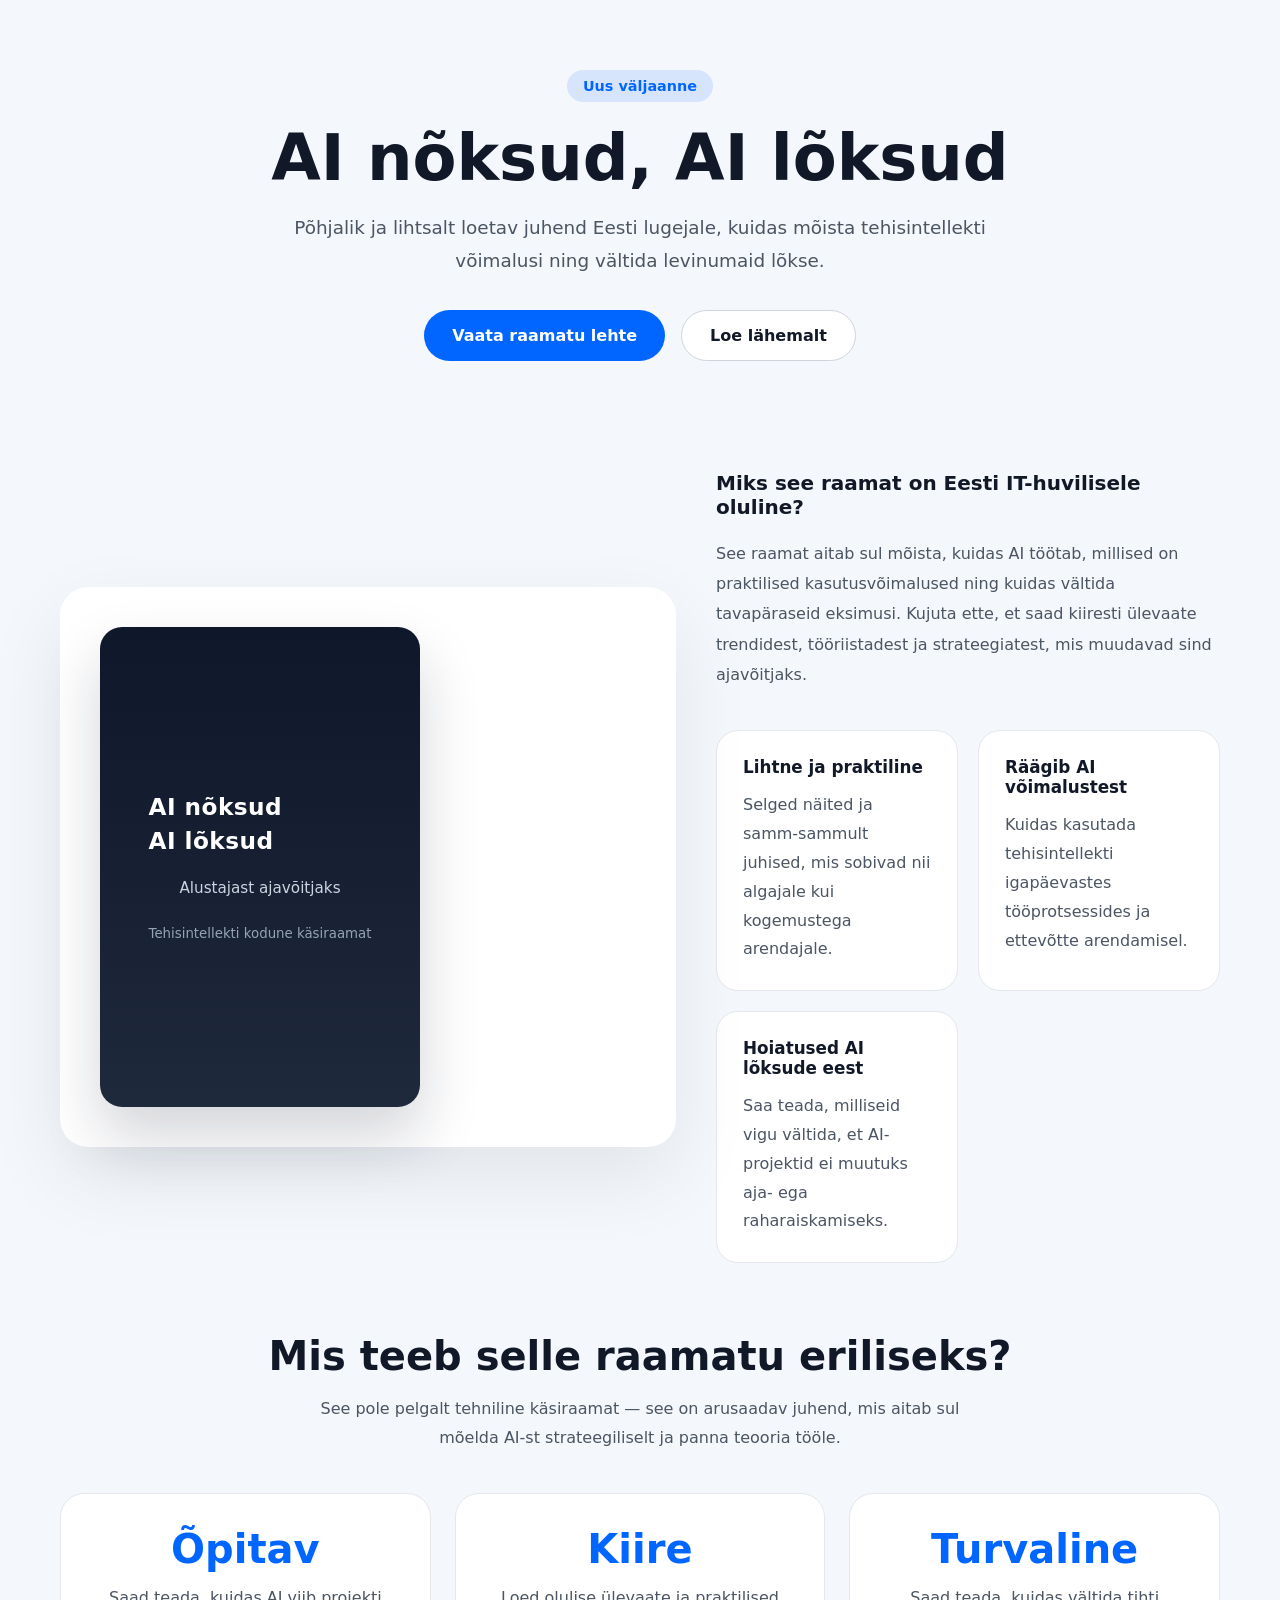
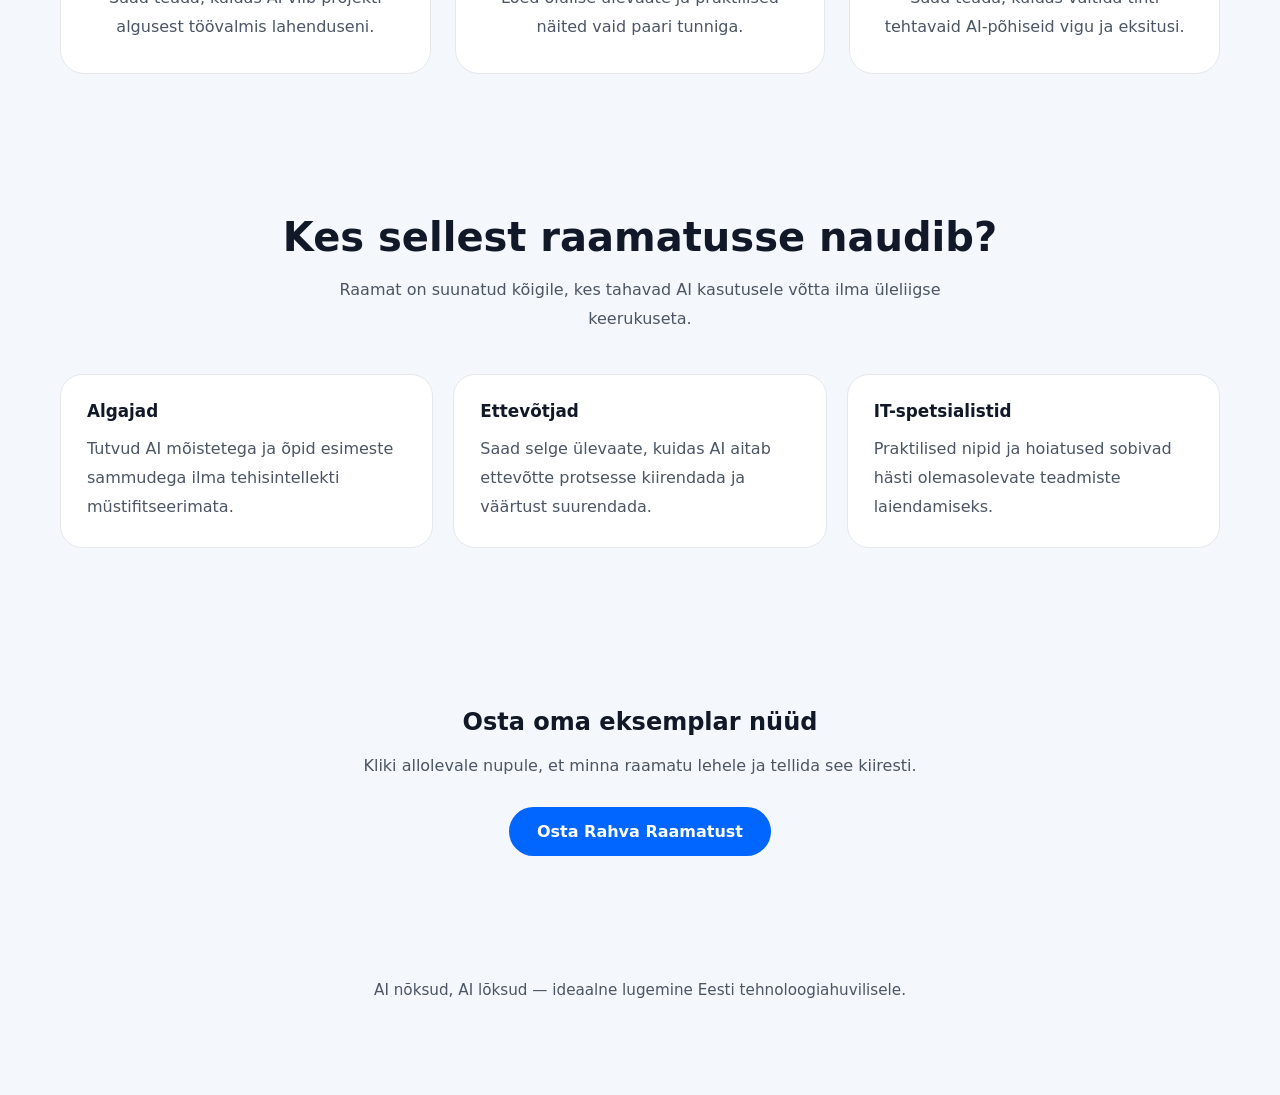
<file: book-promo.html>
<!DOCTYPE html>
<html lang="et">
<head>
    <meta charset="UTF-8">
    <meta name="viewport" content="width=device-width, initial-scale=1.0">
    <title>AI nõksud, AI lõksud — raamatu tutvustus</title>
    <style>
        :root {
            --bg: #f4f7fb;
            --card: #ffffff;
            --text: #111827;
            --muted: #4b5563;
            --accent: #0066ff;
            --accent-dark: #0047b3;
        }
        * {
            box-sizing: border-box;
        }
        body {
            margin: 0;
            font-family: Inter, system-ui, -apple-system, BlinkMacSystemFont, 'Segoe UI', sans-serif;
            background: var(--bg);
            color: var(--text);
        }
        a {
            color: inherit;
            text-decoration: none;
        }
        .page-wrapper {
            max-width: 1200px;
            margin: 0 auto;
            padding: 0 20px 60px;
        }
        header {
            padding: 70px 0 50px;
            text-align: center;
        }
        .badge {
            display: inline-flex;
            background: rgba(0, 102, 255, 0.12);
            color: var(--accent);
            padding: 8px 16px;
            border-radius: 999px;
            font-weight: 600;
            font-size: 0.9rem;
            margin-bottom: 24px;
        }
        .hero-title {
            font-size: clamp(2.75rem, 5vw, 4.5rem);
            line-height: 1.02;
            margin: 0;
        }
        .hero-subtitle {
            max-width: 700px;
            margin: 20px auto 0;
            font-size: 1.15rem;
            color: var(--muted);
            line-height: 1.8;
        }
        .hero-cta {
            margin-top: 32px;
            display: inline-flex;
            gap: 16px;
            flex-wrap: wrap;
            justify-content: center;
        }
        .btn-primary,
        .btn-secondary {
            display: inline-flex;
            align-items: center;
            justify-content: center;
            padding: 15px 28px;
            border-radius: 999px;
            font-weight: 600;
            transition: transform 0.2s ease, background 0.2s ease;
        }
        .btn-primary {
            background: var(--accent);
            color: white;
            border: none;
        }
        .btn-primary:hover {
            background: var(--accent-dark);
            transform: translateY(-2px);
        }
        .btn-secondary {
            background: white;
            color: var(--text);
            border: 1px solid #d1d5db;
        }
        .btn-secondary:hover {
            transform: translateY(-2px);
            border-color: #9ca3af;
        }
        .book-panel {
            display: grid;
            grid-template-columns: 1.1fr 0.9fr;
            gap: 40px;
            align-items: center;
            margin-top: 60px;
        }
        .book-card {
            background: var(--card);
            border-radius: 28px;
            padding: 40px;
            box-shadow: 0 30px 80px rgba(15, 23, 42, 0.08);
            position: relative;
        }
        .book-cover {
            width: 100%;
            max-width: 320px;
            aspect-ratio: 2 / 3;
            border-radius: 22px;
            background: linear-gradient(180deg, #0f172a 0%, #1e293b 100%);
            color: white;
            display: grid;
            place-items: center;
            padding: 32px;
            font-size: 1rem;
            line-height: 1.5;
            box-shadow: 0 30px 60px rgba(15, 23, 42, 0.18);
        }
        .book-cover h2 {
            margin: 0;
            font-size: 1.45rem;
            letter-spacing: 0.02em;
        }
        .book-cover p {
            margin: 18px 0 0;
            color: #cbd5e1;
            font-size: 0.95rem;
            text-align: center;
        }
        .book-cover small {
            display: block;
            margin-top: 24px;
            color: #94a3b8;
        }
        .book-info h3 {
            margin-top: 0;
            font-size: 1.25rem;
        }
        .book-info p {
            color: var(--muted);
            line-height: 1.9;
        }
        .feature-grid {
            display: grid;
            grid-template-columns: repeat(auto-fit, minmax(220px, 1fr));
            gap: 20px;
            margin-top: 40px;
        }
        .feature-card {
            background: white;
            border-radius: 22px;
            padding: 26px;
            border: 1px solid #e5e7eb;
        }
        .feature-card h4 {
            margin: 0 0 14px;
            font-size: 1.05rem;
        }
        .feature-card p {
            margin: 0;
            color: var(--muted);
            line-height: 1.8;
        }
        .section-block {
            padding: 70px 0;
        }
        .section-header {
            text-align: center;
            margin-bottom: 40px;
        }
        .section-header h2 {
            margin: 0;
            font-size: 2.5rem;
        }
        .section-header p {
            margin: 16px auto 0;
            max-width: 700px;
            color: var(--muted);
            line-height: 1.8;
        }
        .stats-grid {
            display: grid;
            gap: 24px;
            grid-template-columns: repeat(auto-fit, minmax(220px, 1fr));
        }
        .stat-card {
            background: white;
            border-radius: 24px;
            padding: 32px;
            border: 1px solid #e5e7eb;
            text-align: center;
        }
        .stat-card strong {
            display: block;
            font-size: 2.5rem;
            margin-bottom: 12px;
            color: var(--accent);
        }
        .stat-card span {
            color: var(--muted);
            display: block;
            line-height: 1.8;
        }
        .footer {
            padding: 40px 0 20px;
            text-align: center;
            color: var(--muted);
            font-size: 0.95rem;
        }
        @media (max-width: 900px) {
            .book-panel {
                grid-template-columns: 1fr;
            }
            .hero-title {
                font-size: clamp(2.3rem, 8vw, 3.6rem);
            }
        }
    </style>
</head>
<body>
    <div class="page-wrapper">
        <header>
            <span class="badge">Uus väljaanne</span>
            <h1 class="hero-title">AI nõksud, AI lõksud</h1>
            <p class="hero-subtitle">Põhjalik ja lihtsalt loetav juhend Eesti lugejale, kuidas mõista tehisintellekti võimalusi ning vältida levinumaid lõkse.</p>
            <div class="hero-cta">
                <a class="btn-primary" href="https://rahvaraamat.ee/et/raamatud/infotehnoloogia/arvutid-ja-programmeerimine/ai-noksud-ai-loksud-alustajast-ajavoitjaks/2276604" target="_blank" rel="noopener">Vaata raamatu lehte</a>
                <a class="btn-secondary" href="#info">Loe lähemalt</a>
            </div>
        </header>

        <section class="book-panel">
            <div class="book-card">
                <div class="book-cover">
                    <div>
                        <h2>AI nõksud<br>AI lõksud</h2>
                        <p>Alustajast ajavõitjaks</p>
                        <small>Tehisintellekti kodune käsiraamat</small>
                    </div>
                </div>
            </div>
            <div class="book-info">
                <h3>Miks see raamat on Eesti IT-huvilisele oluline?</h3>
                <p>See raamat aitab sul mõista, kuidas AI töötab, millised on praktilised kasutusvõimalused ning kuidas vältida tavapäraseid eksimusi. Kujuta ette, et saad kiiresti ülevaate trendidest, tööriistadest ja strateegiatest, mis muudavad sind ajavõitjaks.</p>
                <div class="feature-grid">
                    <div class="feature-card">
                        <h4>Lihtne ja praktiline</h4>
                        <p>Selged näited ja samm-sammult juhised, mis sobivad nii algajale kui kogemustega arendajale.</p>
                    </div>
                    <div class="feature-card">
                        <h4>Räägib AI võimalustest</h4>
                        <p>Kuidas kasutada tehisintellekti igapäevastes tööprotsessides ja ettevõtte arendamisel.</p>
                    </div>
                    <div class="feature-card">
                        <h4>Hoiatused AI lõksude eest</h4>
                        <p>Saa teada, milliseid vigu vältida, et AI-projektid ei muutuks aja- ega raharaiskamiseks.</p>
                    </div>
                </div>
            </div>
        </section>

        <section id="info" class="section-block">
            <div class="section-header">
                <h2>Mis teeb selle raamatu eriliseks?</h2>
                <p>See pole pelgalt tehniline käsiraamat — see on arusaadav juhend, mis aitab sul mõelda AI-st strateegiliselt ja panna teooria tööle.</p>
            </div>
            <div class="stats-grid">
                <div class="stat-card">
                    <strong>Õpitav</strong>
                    <span>Saad teada, kuidas AI viib projekti algusest töövalmis lahenduseni.</span>
                </div>
                <div class="stat-card">
                    <strong>Kiire</strong>
                    <span>Loed olulise ülevaate ja praktilised näited vaid paari tunniga.</span>
                </div>
                <div class="stat-card">
                    <strong>Turvaline</strong>
                    <span>Saad teada, kuidas vältida tihti tehtavaid AI-põhiseid vigu ja eksitusi.</span>
                </div>
            </div>
        </section>

        <section class="section-block">
            <div class="section-header">
                <h2>Kes sellest raamatusse naudib?</h2>
                <p>Raamat on suunatud kõigile, kes tahavad AI kasutusele võtta ilma üleliigse keerukuseta.</p>
            </div>
            <div class="feature-grid">
                <div class="feature-card">
                    <h4>Algajad</h4>
                    <p>Tutvud AI mõistetega ja õpid esimeste sammudega ilma tehisintellekti müstifitseerimata.</p>
                </div>
                <div class="feature-card">
                    <h4>Ettevõtjad</h4>
                    <p>Saad selge ülevaate, kuidas AI aitab ettevõtte protsesse kiirendada ja väärtust suurendada.</p>
                </div>
                <div class="feature-card">
                    <h4>IT-spetsialistid</h4>
                    <p>Praktilised nipid ja hoiatused sobivad hästi olemasolevate teadmiste laiendamiseks.</p>
                </div>
            </div>
        </section>

        <section class="section-block" style="text-align: center;">
            <h2>Osta oma eksemplar nüüd</h2>
            <p style="max-width: 700px; margin: 16px auto 32px; color: var(--muted);">Kliki allolevale nupule, et minna raamatu lehele ja tellida see kiiresti.</p>
            <a class="btn-primary" href="https://rahvaraamat.ee/et/raamatud/infotehnoloogia/arvutid-ja-programmeerimine/ai-noksud-ai-loksud-alustajast-ajavoitjaks/2276604" target="_blank" rel="noopener">Osta Rahva Raamatust</a>
        </section>

        <footer class="footer">
            <p>AI nõksud, AI lõksud — ideaalne lugemine Eesti tehnoloogiahuvilisele.</p>
        </footer>
    </div>
</body>
</html>
</file>
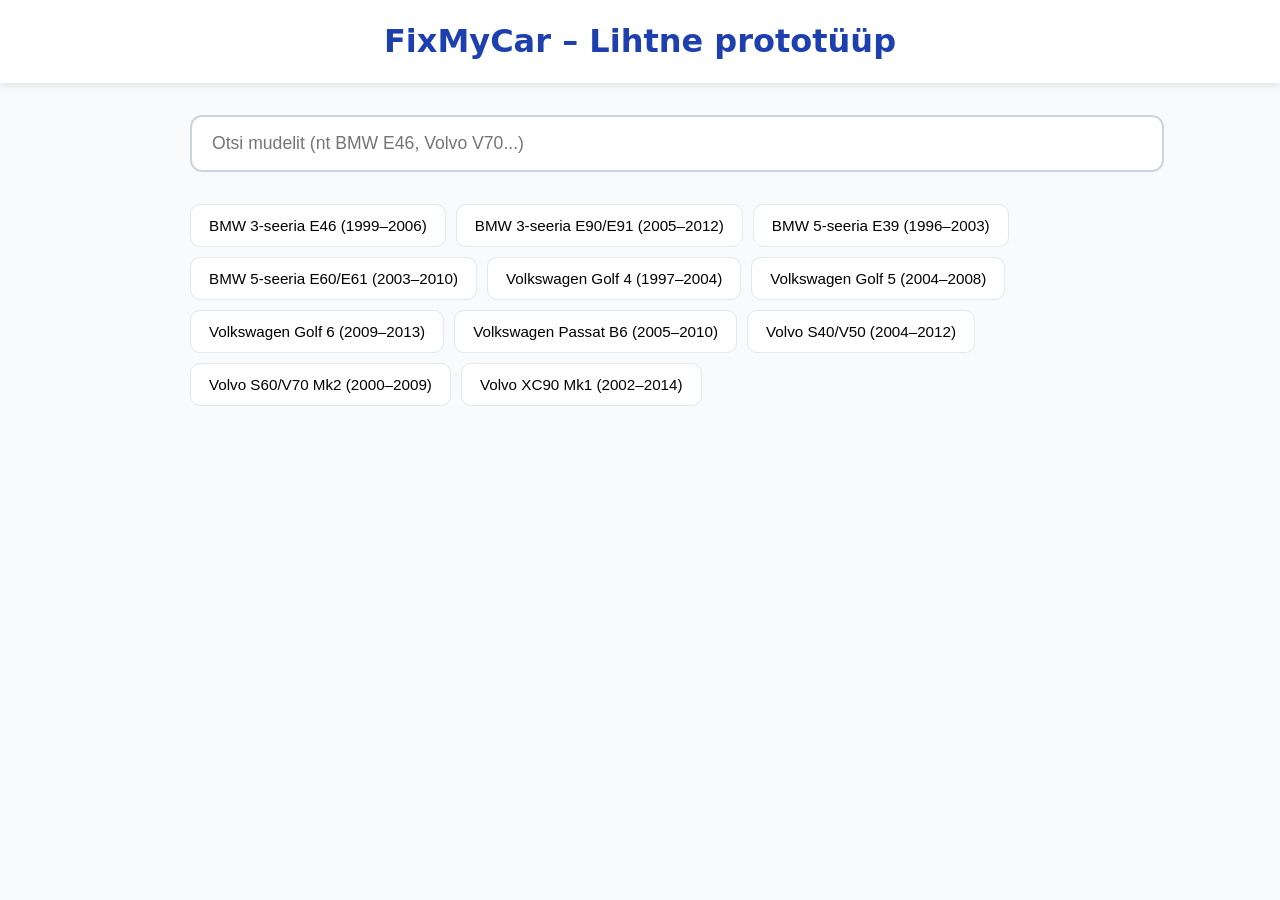
<file: fixmycar/index002.html>
<!DOCTYPE html>
<html lang="et">
<head>
<meta charset="UTF-8"/>
<meta name="viewport" content="width=device-width, initial-scale=1.0"/>
<title>FixMyCar – Lihtne prototüüp</title>
<style>
    body {
        margin: 0;
        font-family: system-ui, -apple-system, sans-serif;
        background: #f8fafc;
        color: #1e2937;
        line-height: 1.6;
    }
    header {
        background: white;
        padding: 1rem;
        box-shadow: 0 2px 8px rgba(0,0,0,0.1);
        text-align: center;
    }
    .container {
        max-width: 900px;
        margin: 2rem auto;
        padding: 0 1rem;
    }
    h1 { margin: 0; color: #1e40af; }
    
    .search-box {
        margin: 2rem 0;
        position: relative;
    }
    #carSearch {
        width: 100%;
        padding: 16px 50px 16px 20px;
        font-size: 1.1rem;
        border: 2px solid #cbd5e1;
        border-radius: 12px;
        outline: none;
        background: white;
    }
    #carSearch:focus {
        border-color: #1e40af;
        box-shadow: 0 0 0 4px rgba(30,64,175,0.15);
    }

    .clear-btn {
        position: absolute;
        right: 16px;
        top: 50%;
        transform: translateY(-50%);
        background: none;
        border: none;
        font-size: 1.6rem;
        color: #94a3b8;
        cursor: pointer;
        padding: 4px 8px;
        line-height: 1;
        display: none;
    }
    .clear-btn:hover {
        color: #475569;
    }
    .clear-btn.visible {
        display: block;
    }

    .car-list {
        display: flex;
        flex-wrap: wrap;
        gap: 10px;
        margin-bottom: 2rem;
    }
    .car-btn {
        padding: 12px 18px;
        background: white;
        border: 1px solid #e2e8f0;
        border-radius: 10px;
        cursor: pointer;
        font-size: 0.95rem;
        transition: all 0.2s;
    }
    .car-btn:hover, .car-btn.active {
        background: #1e40af;
        color: white;
        border-color: #1e40af;
    }

    #results {
        display: none;
        background: white;
        border-radius: 12px;
        box-shadow: 0 4px 20px rgba(0,0,0,0.08);
        overflow: hidden;
    }
    .results-header {
        background: #1e40af;
        color: white;
        padding: 1.5rem;
        font-size: 1.4rem;
        font-weight: 700;
    }
    .fault-list {
        padding: 1.5rem;
        display: flex;
        flex-direction: column;
        gap: 1.25rem;
    }
    .fault-card {
        background: #f8fafc;
        padding: 1.25rem;
        border-radius: 10px;
        border-left: 5px solid #64748b;
    }
    .fault-card.kallis { border-left-color: #e11d48; }
    .fault-card.kesk { border-left-color: #ca8a04; }
    .fault-card.odav { border-left-color: #10b981; }

    .cost {
        font-weight: bold;
        font-size: 0.9rem;
        padding: 4px 10px;
        border-radius: 9999px;
        display: inline-block;
        margin-top: 8px;
    }
    .odav { background: #ecfdf5; color: #10b981; }
    .kesk { background: #fefce8; color: #ca8a04; }
    .kallis { background: #fee2e2; color: #e11d48; }

    .copy-btn {
        margin-top: 10px;
        padding: 8px 14px;
        background: white;
        border: 1px solid #cbd5e1;
        border-radius: 8px;
        cursor: pointer;
        transition: all 0.2s;
    }
    .copy-btn.copied {
        background: #10b981;
        color: white;
        border-color: #10b981;
    }

    .stores {
        padding: 1.5rem;
        background: #f1f5f9;
        text-align: center;
    }
    .stores a {
        margin: 0 8px;
        color: #1e40af;
        text-decoration: none;
        font-weight: 500;
    }
</style>
</head>
<body>

<header>
    <h1>FixMyCar – Lihtne prototüüp</h1>
</header>

<div class="container">
    <div class="search-box">
        <input type="text" id="carSearch" placeholder="Otsi mudelit (nt BMW E46, Volvo V70...)">
        <button class="clear-btn" id="clearBtn">✕</button>
    </div>

    <div class="car-list" id="carList"></div>

    <div id="results">
        <div class="results-header" id="carTitle"></div>
        
        <div class="fault-list" id="faultList"></div>
        
        <div class="stores">
            <p><strong>Otsi varuosi:</strong></p>
            <a href="https://www.alvadi.ee/" target="_blank">Alvadi</a>
            <a href="https://www.aeromotors.eu/" target="_blank">Aeromotors</a>
            <a href="https://www.iparts.ee/" target="_blank">iParts</a>
            <a href="https://www.autodoc.ee/" target="_blank">Autodoc</a>
            <a href="https://www.fixus.ee/" target="_blank">Fixus</a>
        </div>
    </div>
</div>

<script>
const CARS = {
  "BMW 3-seeria E46 (1999–2006)": [{title:"Tagaosa aluspinna laagripesad murduvad läbi", desc:"Tagumine subframe kaevub rooste tõttu kerest välja — E46 kõige tuntum ohukoht.", cost:"kallis", search:"BMW E46 subframe laager"}, {title:"Jahutussüsteemi plastosad pragevad", desc:"Plastikust ekspansioonipaak ja torud lähevad katki.", cost:"kesk", search:"BMW E46 veepump termostat"}, {title:"Aknatihendusnurk lekib", desc:"Tagaklaasi tihend laseb niiskust sisse.", cost:"odav", search:"BMW E46 tagumine klaas tihend"}],
  
  "BMW 3-seeria E90/E91 (2005–2012)": [{title:"N47 diisel — ketikomplekt katki tagant", desc:"Kurikuulus N47 mootor, kett puruneb tihti. Täielik mootoririke.", cost:"kallis", search:"BMW E90 N47 timing chain"}, {title:"EGR-moodul ummistub", desc:"Mootor kaotab jõudu ja suitsetab.", cost:"odav", search:"BMW E90 EGR klapp"}],
  
  "BMW 5-seeria E39 (1996–2003)": [{title:"Veepump sureb ootamatult", desc:"Eriti plastosaga versioonidel.", cost:"kesk", search:"BMW E39 veepump"}, {title:"Tagumise vasaku nurga laager kulub", desc:"Koputus kurvis.", cost:"odav", search:"BMW E39 tagumine laager"}],
  
  "BMW 5-seeria E60/E61 (2003–2010)": [{title:"N47 diisel — ketikomplekt puruneb", desc:"Sama probleem kui E90-l.", cost:"kallis", search:"BMW E60 N47 timing chain"}, {title:"Elektroniline vedrustus (EDC) tõrked", desc:"Auto vajub.", cost:"kallis", search:"BMW E60 EDC vedrustus"}],
  
  "Volkswagen Golf 4 (1997–2004)": [{title:"1.9 TDI PD klapikaane tihend lekib", desc:"Kõrgema läbisõiduga autod.", cost:"odav", search:"VW Golf 4 PD klapikaane tihend"}, {title:"Elektriakna käitis keeldub", desc:"Hammasratas puruneb.", cost:"odav", search:"VW Golf 4 aknamasin"}],
  
  "Volkswagen Golf 5 (2004–2008)": [{title:"DSG6 mechatronic ebaõnnestub", desc:"Kõige sagedasem rike.", cost:"kallis", search:"VW Golf 5 DSG mechatronic"}, {title:"1.9 TDI PD klapikaane tihend", desc:"Õlileke.", cost:"odav", search:"VW Golf 5 PD tihend"}],
  
  "Volkswagen Golf 6 (2009–2013)": [{title:"DSG7 DQ200 tõmbleb ja vibreerib", desc:"Linnasõidus kiire kulumine.", cost:"kallis", search:"VW Golf 6 DSG7 sidur"}, {title:"1.2 TSI ketikomplekt kulub", desc:"Ennetav vahetus soovitatav.", cost:"kesk", search:"VW Golf 6 1.2 TSI ketikomplekt"}],
  
  "Volkswagen Passat B6 (2005–2010)": [{title:"DSG mechatronic — kõige levinum rike", desc:"Auto tõmbab ja ei vaheta käike.", cost:"kallis", search:"VW Passat B6 DSG mechatronic"}],
  
  "Volvo S40/V50 (2004–2012)": [{title:"1.6D kõrgsurvepump ebaõnnestub", desc:"Auto läheb limp-modei.", cost:"kallis", search:"Volvo V50 1.6D kütusepump"}, {title:"Esisilla tugivarras kulub", desc:"Koputab madalal kiirusel.", cost:"odav", search:"Volvo V50 lower arm"}],
  
  "Volvo S60/V70 Mk2 (2000–2009)": [{title:"AW55 automaatkast libiseb", desc:"Külmalt eriti.", cost:"kallis", search:"Volvo V70 AW55 automaatkast"}, {title:"ETM-moodul sureb", desc:"Mootor võib sõidu ajal seiskuda.", cost:"kesk", search:"Volvo V70 ETM"}],
  
  "Volvo XC90 Mk1 (2002–2014)": [{title:"AW55 automaatkast libiseb", desc:"Sama probleem kui V70-l.", cost:"kallis", search:"Volvo XC90 AW55"}, {title:"Transfer case mootor kulub", desc:"4WD ei lülitu sisse.", cost:"kallis", search:"Volvo XC90 transfer case"}]
};

const carSearch = document.getElementById('carSearch');
const clearBtn = document.getElementById('clearBtn');
const results = document.getElementById('results');
const carTitle = document.getElementById('carTitle');
const faultList = document.getElementById('faultList');
const carListEl = document.getElementById('carList');

// Autode nimekiri
Object.keys(CARS).forEach(model => {
    const btn = document.createElement('button');
    btn.className = 'car-btn';
    btn.textContent = model;
    btn.onclick = () => {
        document.querySelectorAll('.car-btn').forEach(b => b.classList.remove('active'));
        btn.classList.add('active');
        showCar(model);
    };
    carListEl.appendChild(btn);
});

function showCar(name) {
    if (!CARS[name]) return;
    
    carTitle.textContent = name;
    faultList.innerHTML = '';
    
    CARS[name].forEach(fault => {
        const div = document.createElement('div');
        div.className = `fault-card ${fault.cost}`;
        div.innerHTML = `
            <strong>${fault.title}</strong>
            <p>${fault.desc}</p>
            <div class="cost ${fault.cost}">${fault.cost.toUpperCase()}</div>
            <button class="copy-btn" data-text="${fault.search}">📋 Kopeeri otsingufraas</button>
        `;
        faultList.appendChild(div);
    });
    
    results.style.display = 'block';
    results.scrollIntoView({ behavior: "smooth" });
}

// Kopeerimine
document.addEventListener('click', function(e) {
    if (e.target.classList.contains('copy-btn')) {
        const btn = e.target;
        const text = btn.getAttribute('data-text');
        
        navigator.clipboard.writeText(text).then(() => {
            const originalText = btn.textContent;
            btn.textContent = '✅ Kopeeritud!';
            btn.classList.add('copied');
            
            setTimeout(() => {
                btn.textContent = originalText;
                btn.classList.remove('copied');
            }, 2000);
        });
    }
});

// Otsing + X nupp
carSearch.addEventListener('input', () => {
    const term = carSearch.value.trim();
    if (term.length > 0) {
        clearBtn.classList.add('visible');
    } else {
        clearBtn.classList.remove('visible');
        resetToStart();
    }
    
    const found = Object.keys(CARS).find(key => 
        key.toLowerCase().includes(term.toLowerCase())
    );
    
    if (found) showCar(found);
});

clearBtn.addEventListener('click', () => {
    carSearch.value = '';
    clearBtn.classList.remove('visible');
    resetToStart();
    carSearch.focus();
});

function resetToStart() {
    results.style.display = 'none';
    document.querySelectorAll('.car-btn').forEach(b => b.classList.remove('active'));
}
</script>

</body>
</html>
</file>
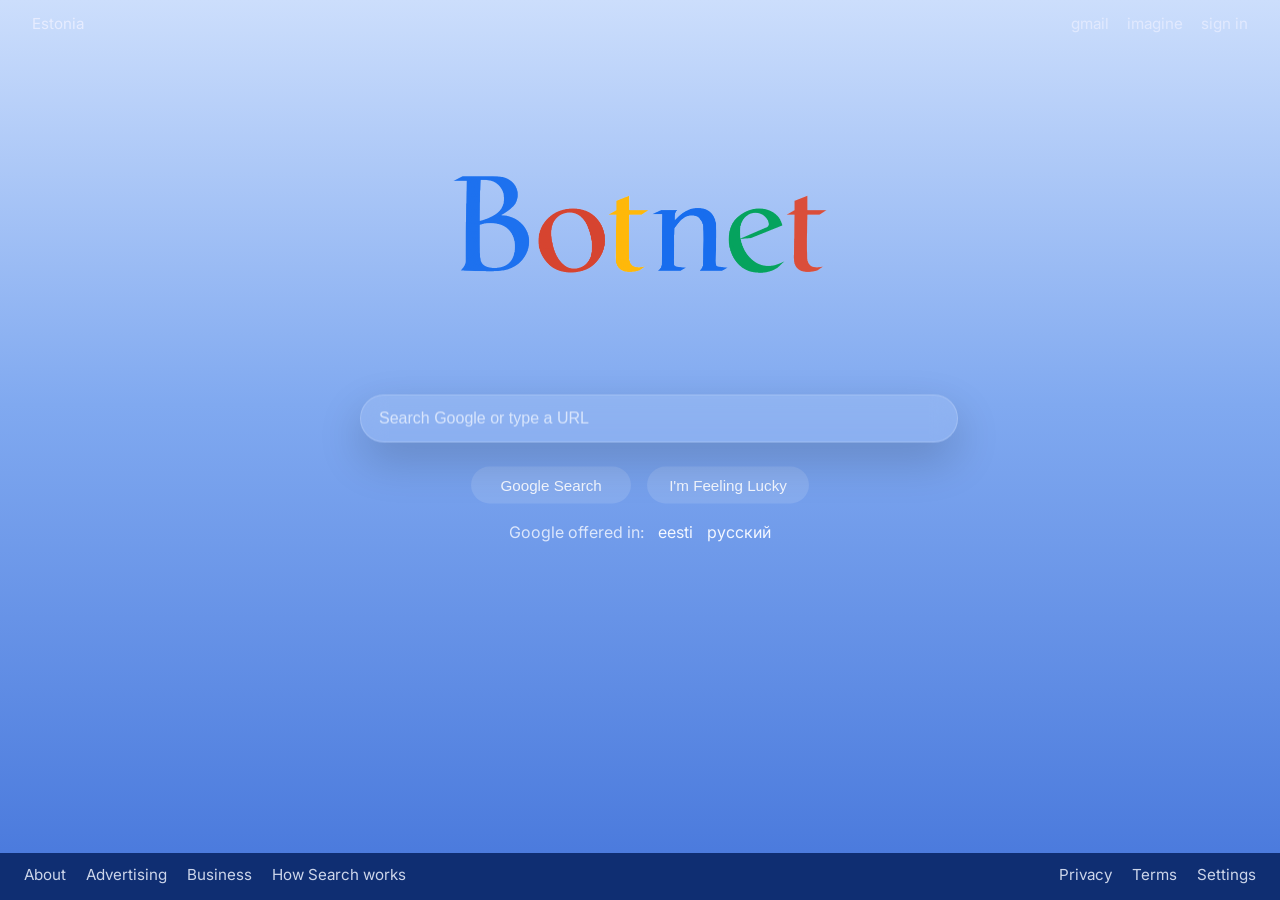
<file: google.projektt/index3.html>
<!DOCTYPE html>
<html>
<head>
  <title>Google Projekt</title>
  <link rel="preconnect" href="https://fonts.googleapis.com">
  <link rel="preconnect" href="https://fonts.gstatic.com" crossorigin>
  <link href="https://fonts.googleapis.com/css2?family=Inter:wght@400;500;600;700&display=swap" rel="stylesheet">
  <link rel="stylesheet" href="css/style.css">
</head>
<body>

<header class="top-bar">
  <div class="top-left">Estonia</div>
  <div class="top-right">
    <a href="#">gmail</a>
    <a href="#">imagine</a>
    <a href="#">sign in</a>
  </div>
</header>

<div class="logo-area">
  <img src="img/giggle.png" alt="Local image" width="400" height="200">
</div>

<div class="search-area">
  <form action="https://www.google.com/search" method="get">
    <input class="search-input" type="text" name="q" placeholder="Search Google or type a URL">
    <div class="search-actions">
      <button type="submit" class="search-button">Google Search</button>
      <button type="button" class="search-button">I'm Feeling Lucky</button>
    </div>
    <div class="language-line">Google offered in: <a href="#">eesti</a> <a href="#">русский</a></div>
  </form>
</div>

<footer class="bottom-bar">
  <div class="bottom-links">
    <div class="bottom-left">
      <a href="#">About</a>
      <a href="#">Advertising</a>
      <a href="#">Business</a>
      <a href="#">How Search works</a>
    </div>
    <div class="bottom-right">
      <a href="#">Privacy</a>
      <a href="#">Terms</a>
      <a href="#">Settings</a>
    </div>
  </div>
</footer>

</body>
</html>
</file>
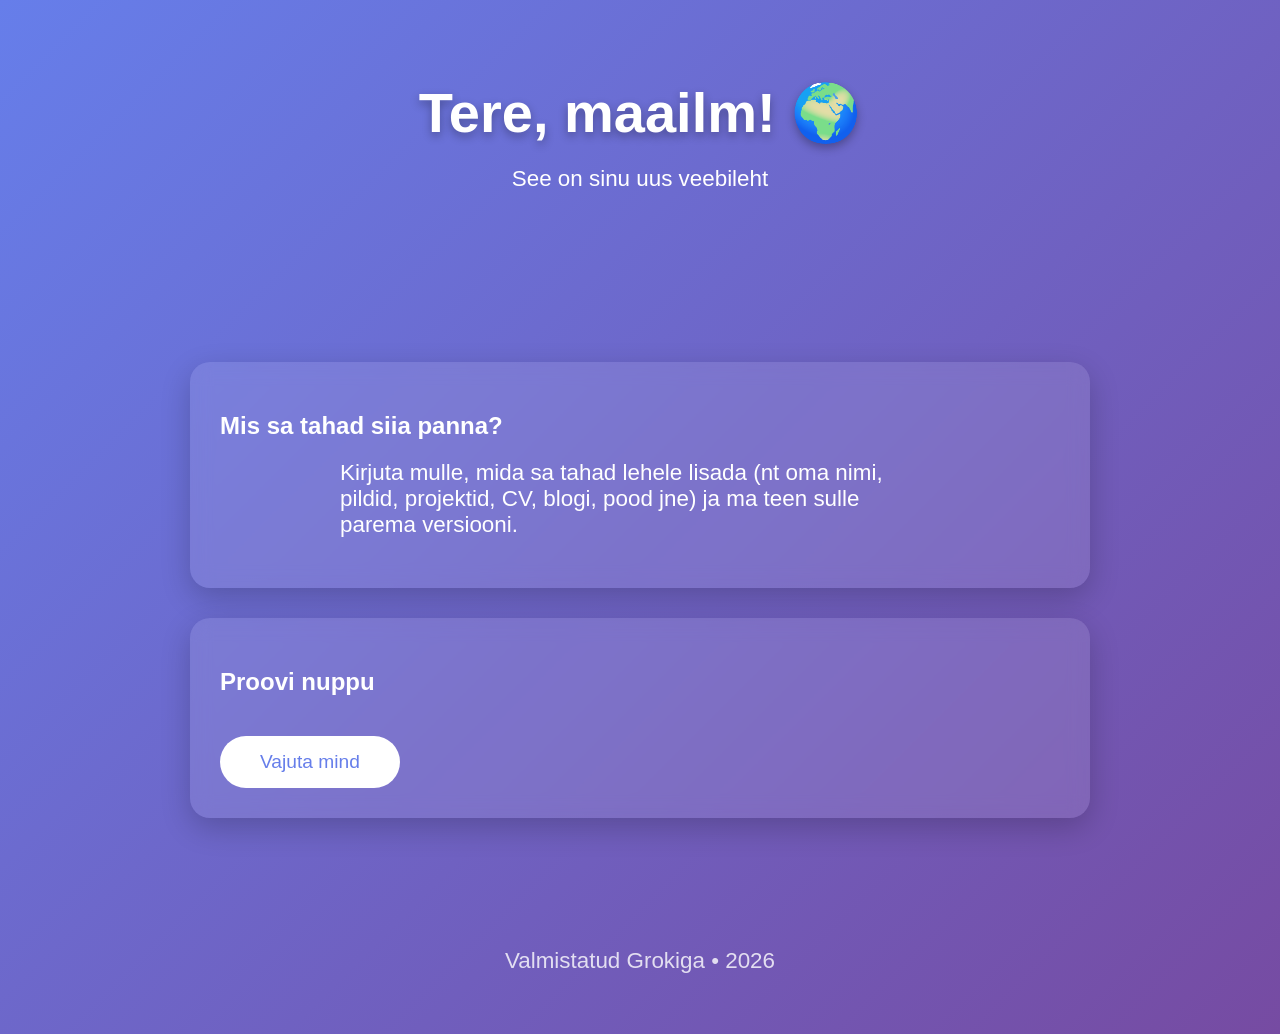
<file: leht/ssk.index10.html>
<!DOCTYPE html>
<html lang="et">
<head>
    <meta charset="UTF-8">
    <meta name="viewport" content="width=device-width, initial-scale=1.0">
    <title>Minu Veebileht</title>
    <style>
        body {
            font-family: 'Segoe UI', Arial, sans-serif;
            margin: 0;
            padding: 0;
            background: linear-gradient(135deg, #667eea, #764ba2);
            color: white;
            min-height: 100vh;
        }
        header {
            text-align: center;
            padding: 80px 20px;
        }
        h1 {
            font-size: 3.5rem;
            margin: 0;
            text-shadow: 0 4px 10px rgba(0,0,0,0.3);
        }
        p {
            font-size: 1.4rem;
            max-width: 600px;
            margin: 20px auto;
        }
        .container {
            max-width: 900px;
            margin: 0 auto;
            padding: 40px 20px;
        }
        .card {
            background: rgba(255,255,255,0.1);
            backdrop-filter: blur(10px);
            border-radius: 20px;
            padding: 30px;
            margin: 30px 0;
            box-shadow: 0 10px 30px rgba(0,0,0,0.2);
        }
        button {
            background: white;
            color: #667eea;
            border: none;
            padding: 15px 40px;
            font-size: 1.2rem;
            border-radius: 50px;
            cursor: pointer;
            margin-top: 20px;
            transition: all 0.3s;
        }
        button:hover {
            transform: translateY(-5px);
            box-shadow: 0 10px 20px rgba(0,0,0,0.2);
        }
        footer {
            text-align: center;
            padding: 40px;
            opacity: 0.8;
        }
    </style>
</head>
<body>
    <header>
        <h1>Tere, maailm! 🌍</h1>
        <p>See on sinu uus veebileht</p>
    </header>

    <div class="container">
        <div class="card">
            <h2>Mis sa tahad siia panna?</h2>
            <p>Kirjuta mulle, mida sa tahad lehele lisada (nt oma nimi, pildid, projektid, CV, blogi, pood jne) ja ma teen sulle parema versiooni.</p>
        </div>

        <div class="card">
            <h2>Proovi nuppu</h2>
            <button onclick="alert('Tere! 😊 Veebileht töötab!')">Vajuta mind</button>
        </div>
    </div>

    <footer>
        <p>Valmistatud Grokiga • 2026</p>
    </footer>
</body>
</html>
</file>
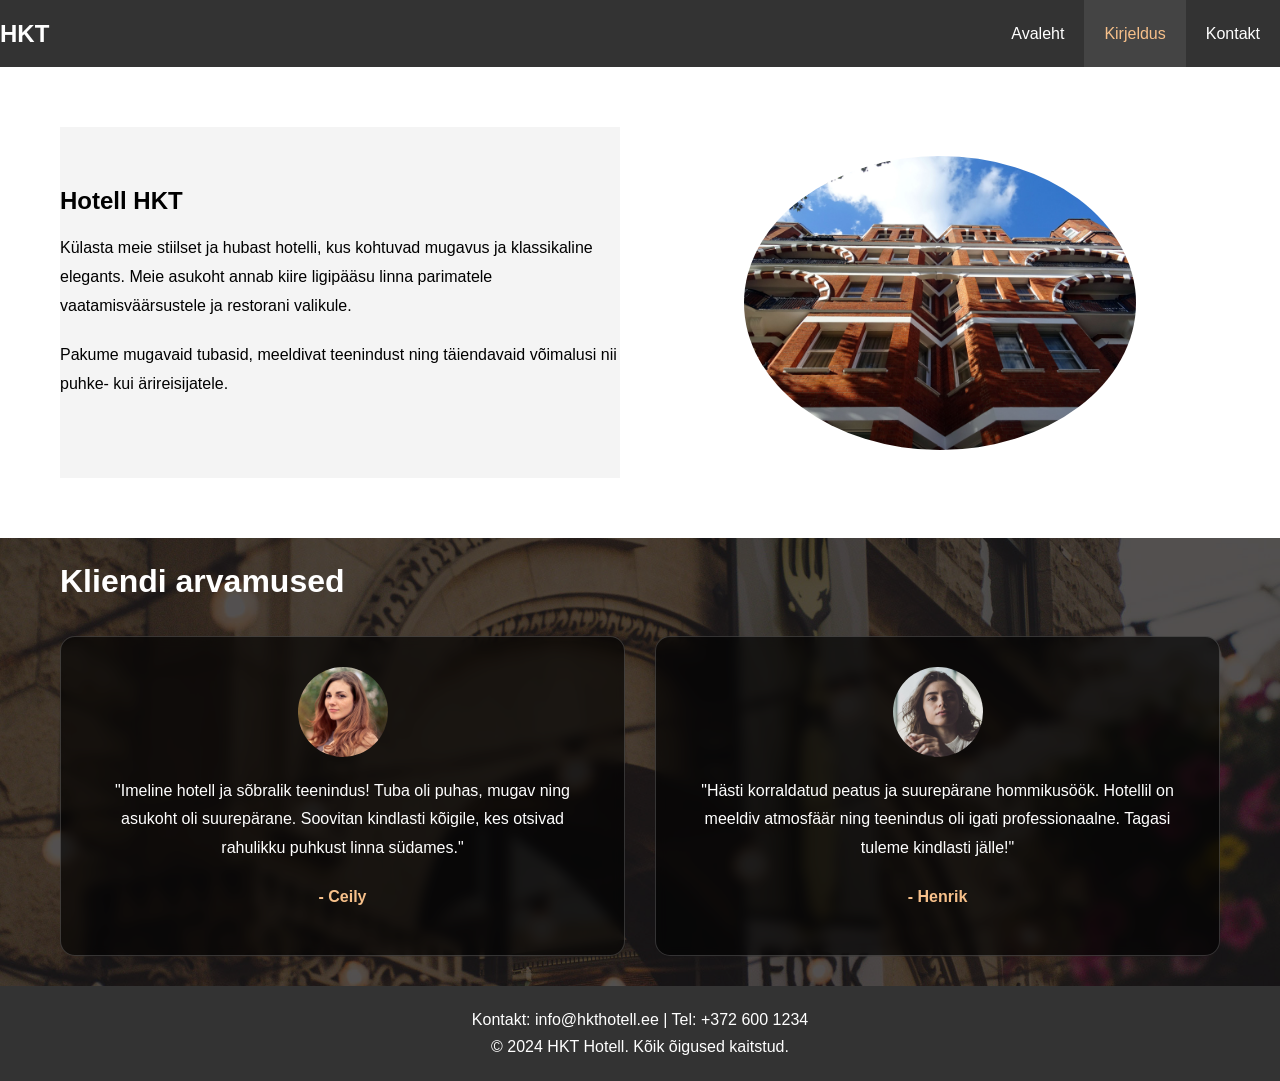
<file: veebileht/about.html>
<!DOCTYPE html>
<html lang="et">
<head>
    <meta charset="UTF-8">
    <meta name="viewport" content="width=device-width, initial-scale=1.0">
    <meta http-equiv="X-UA-Compatible" content="ie=edge">
    <link rel="stylesheet" href="css/style.css">
    <link rel="stylesheet" href="css/mobile.css">
    <link rel="stylesheet" href="https://cdnjs.cloudflare.com/ajax/libs/font-awesome/6.4.0/css/all.min.css">
    <title>Hotell | Kirjeldus</title>
</head>
<body>
    <header>
        <nav id="navbar">
            <div>
                <h1><a href="index5.html">HKT</a></h1>
                <ul>
                    <li><a href="index5.html">Avaleht</a></li>
                    <li><a class="current" href="about.html">Kirjeldus</a></li>
                    <li><a href="contact.html">Kontakt</a></li>
                </ul>
            </div>
        </nav>
    </header>

    <main>
        <section class="about">
            <div class="container about-info">
                <div class="about-text bg-light py-5">
                    <h1>Hotell HKT</h1>
                    <p>Külasta meie stiilset ja hubast hotelli, kus kohtuvad mugavus ja klassikaline elegants. Meie asukoht annab kiire ligipääsu linna parimatele vaatamisväärsustele ja restorani valikule.</p>
                    <p>Pakume mugavaid tubasid, meeldivat teenindust ning täiendavaid võimalusi nii puhke- kui ärireisijatele.</p>
                </div>
                <div class="about-image">
                    <img src="img/photo-2.jpg" alt="Hotell" />
                </div>
            </div>
        </section>

        <section class="testimonials">
            <div class="container">
                <div class="testimonials-inner py-30">
                    <h2 class="text-light">Kliendi arvamused</h2>
                    <div class="testimonial-cards">
                        <div class="testimonial-card bg-primary">
                            <img src="img/person-1.jpg" alt="Klient 1" />
                            <p>"Imeline hotell ja sõbralik teenindus! Tuba oli puhas, mugav ning asukoht oli suurepärane. Soovitan kindlasti kõigile, kes otsivad rahulikku puhkust linna südames."</p>
                            <h3>- Ceily</h3>
                        </div>
                        <div class="testimonial-card bg-primary">
                            <img src="img/person-2.jpg" alt="Klient 2" />
                            <p>"Hästi korraldatud peatus ja suurepärane hommikusöök. Hotellil on meeldiv atmosfäär ning teenindus oli igati professionaalne. Tagasi tuleme kindlasti jälle!"</p>
                            <h3>- Henrik</h3>
                        </div>
                    </div>
                </div>
            </div>
        </section>

    </main>

    <div class="clear"></div>

    <footer id="footer">
        <div class="footer-content">
            <p>Kontakt: info@hkthotell.ee | Tel: +372 600 1234</p>
            <p>&copy; 2024 HKT Hotell. Kõik õigused kaitstud.</p>
        </div>
    </footer>
</body>
</html>
</file>
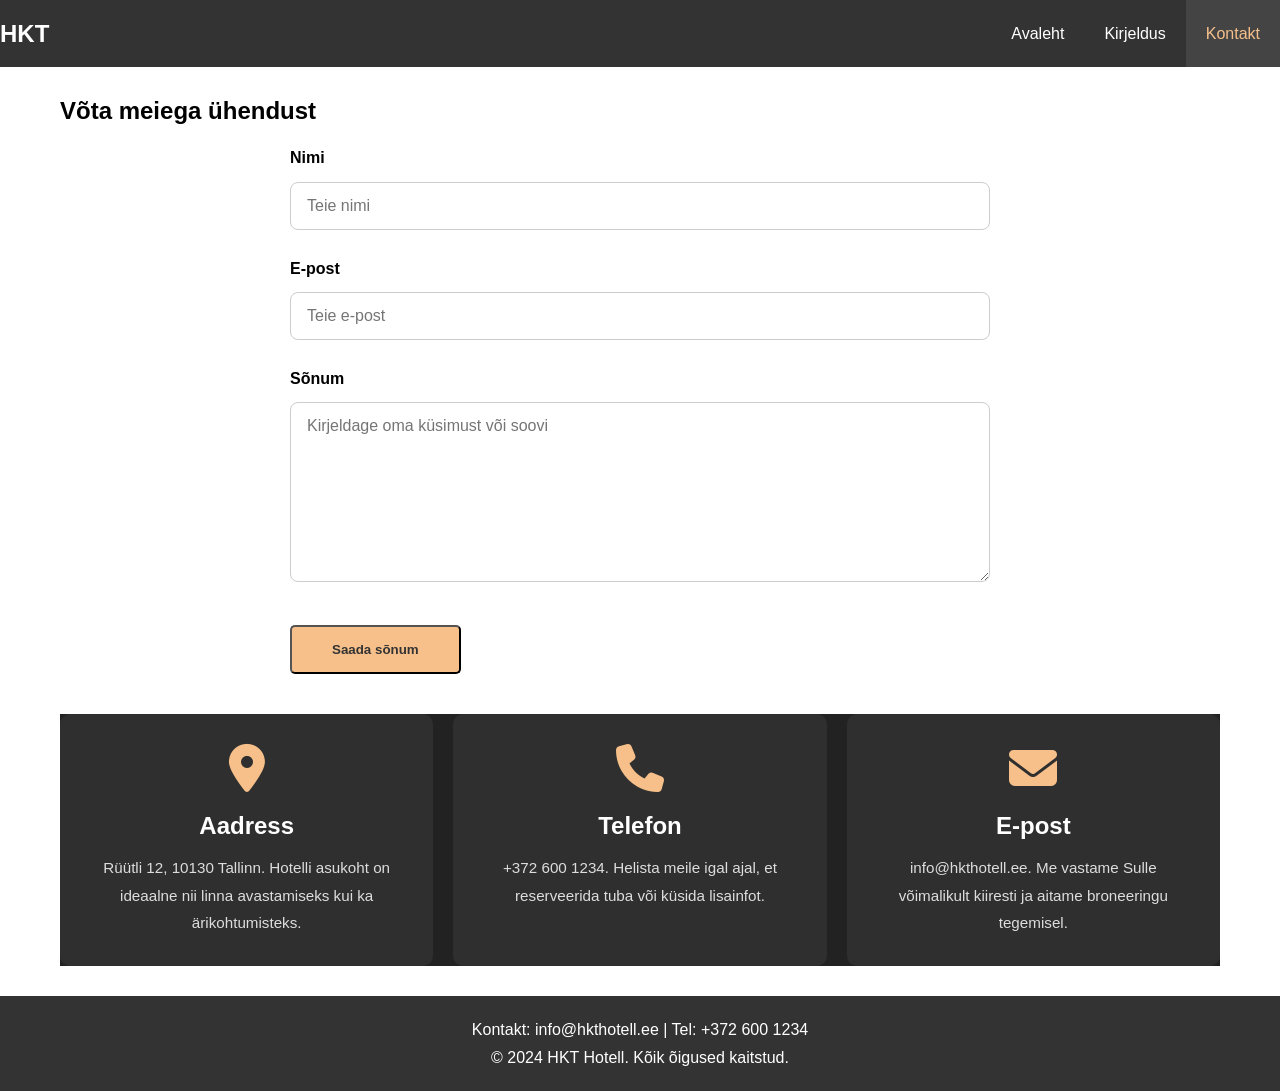
<file: veebileht/contact.html>
<!DOCTYPE html>
<html lang="et">
<head>
    <meta charset="UTF-8">
    <meta name="viewport" content="width=device-width, initial-scale=1.0">
    <meta http-equiv="X-UA-Compatible" content="ie=edge">
    <link rel="stylesheet" href="css/style.css">
    <link rel="stylesheet" href="css/mobile.css">
    <link rel="stylesheet" href="https://cdnjs.cloudflare.com/ajax/libs/font-awesome/6.4.0/css/all.min.css">
    <title>Hotell | Kontakt</title>
</head>
<body>
    <header>
        <nav id="navbar">
            <div>
                <h1><a href="index5.html">HKT</a></h1>
                <ul>
                    <li><a href="index5.html">Avaleht</a></li>
                    <li><a href="about.html">Kirjeldus</a></li>
                    <li><a class="current" href="contact.html">Kontakt</a></li>
                </ul>
            </div>
        </nav>
    </header>

    <main>
        <section class="contact py-30">
            <div class="container">
                <h1>Võta meiega ühendust</h1>
                <form class="contact-form" action="https://formsubmit.co/ssk.workss@gmail.com" method="POST">
                    <input type="hidden" name="_subject" value="Uus kontaktivormi sõnum">
                    <input type="hidden" name="_next" id="nextUrl" value="">
                    <input type="hidden" name="_replyto" id="hiddenReplyTo" value="">
                    <input type="hidden" name="_captcha" value="false">
                    <div class="form-group">
                        <label for="name">Nimi</label>
                        <input type="text" id="name" name="name" placeholder="Teie nimi" required>
                    </div>
                    <div class="form-group">
                        <label for="email">E-post</label>
                        <input type="email" id="email" name="email" placeholder="Teie e-post" required>
                    </div>
                    <div class="form-group">
                        <label for="message">Sõnum</label>
                        <textarea id="message" name="message" placeholder="Kirjeldage oma küsimust või soovi" required></textarea>
                    </div>
                    <button type="submit" class="btn">Saada sõnum</button>
                </form>

                <section id="contact-info" class="contact-info bg-dark">
                    <div class="box">
                        <i class="fas fa-map-marker-alt fa-3x"></i>
                        <h3>Aadress</h3>
                        <p>Rüütli 12, 10130 Tallinn. Hotelli asukoht on ideaalne nii linna avastamiseks kui ka ärikohtumisteks.</p>
                    </div>
                    <div class="box">
                        <i class="fas fa-phone fa-3x"></i>
                        <h3>Telefon</h3>
                        <p>+372 600 1234. Helista meile igal ajal, et reserveerida tuba või küsida lisainfot.</p>
                    </div>
                    <div class="box">
                        <i class="fas fa-envelope fa-3x"></i>
                        <h3>E-post</h3>
                        <p>info@hkthotell.ee. Me vastame Sulle võimalikult kiiresti ja aitame broneeringu tegemisel.</p>
                    </div>
                </section>
            </div>
        </section>
    </main>

    <div class="clear"></div>

    <footer id="footer">
        <div class="footer-content">
            <p>Kontakt: info@hkthotell.ee | Tel: +372 600 1234</p>
            <p>&copy; 2024 HKT Hotell. Kõik õigused kaitstud.</p>
        </div>
    </footer>
    <script>
        const nextUrlInput=document.getElementById('nextUrl');
        const replyToInput=document.getElementById('hiddenReplyTo');
        const emailField=document.getElementById('email');
        if(nextUrlInput){nextUrlInput.value=window.location.href;}
        if(replyToInput && emailField){replyToInput.value=emailField.value; emailField.addEventListener('input',()=>replyToInput.value=emailField.value);}
    </script>
</body>
</html>
</file>
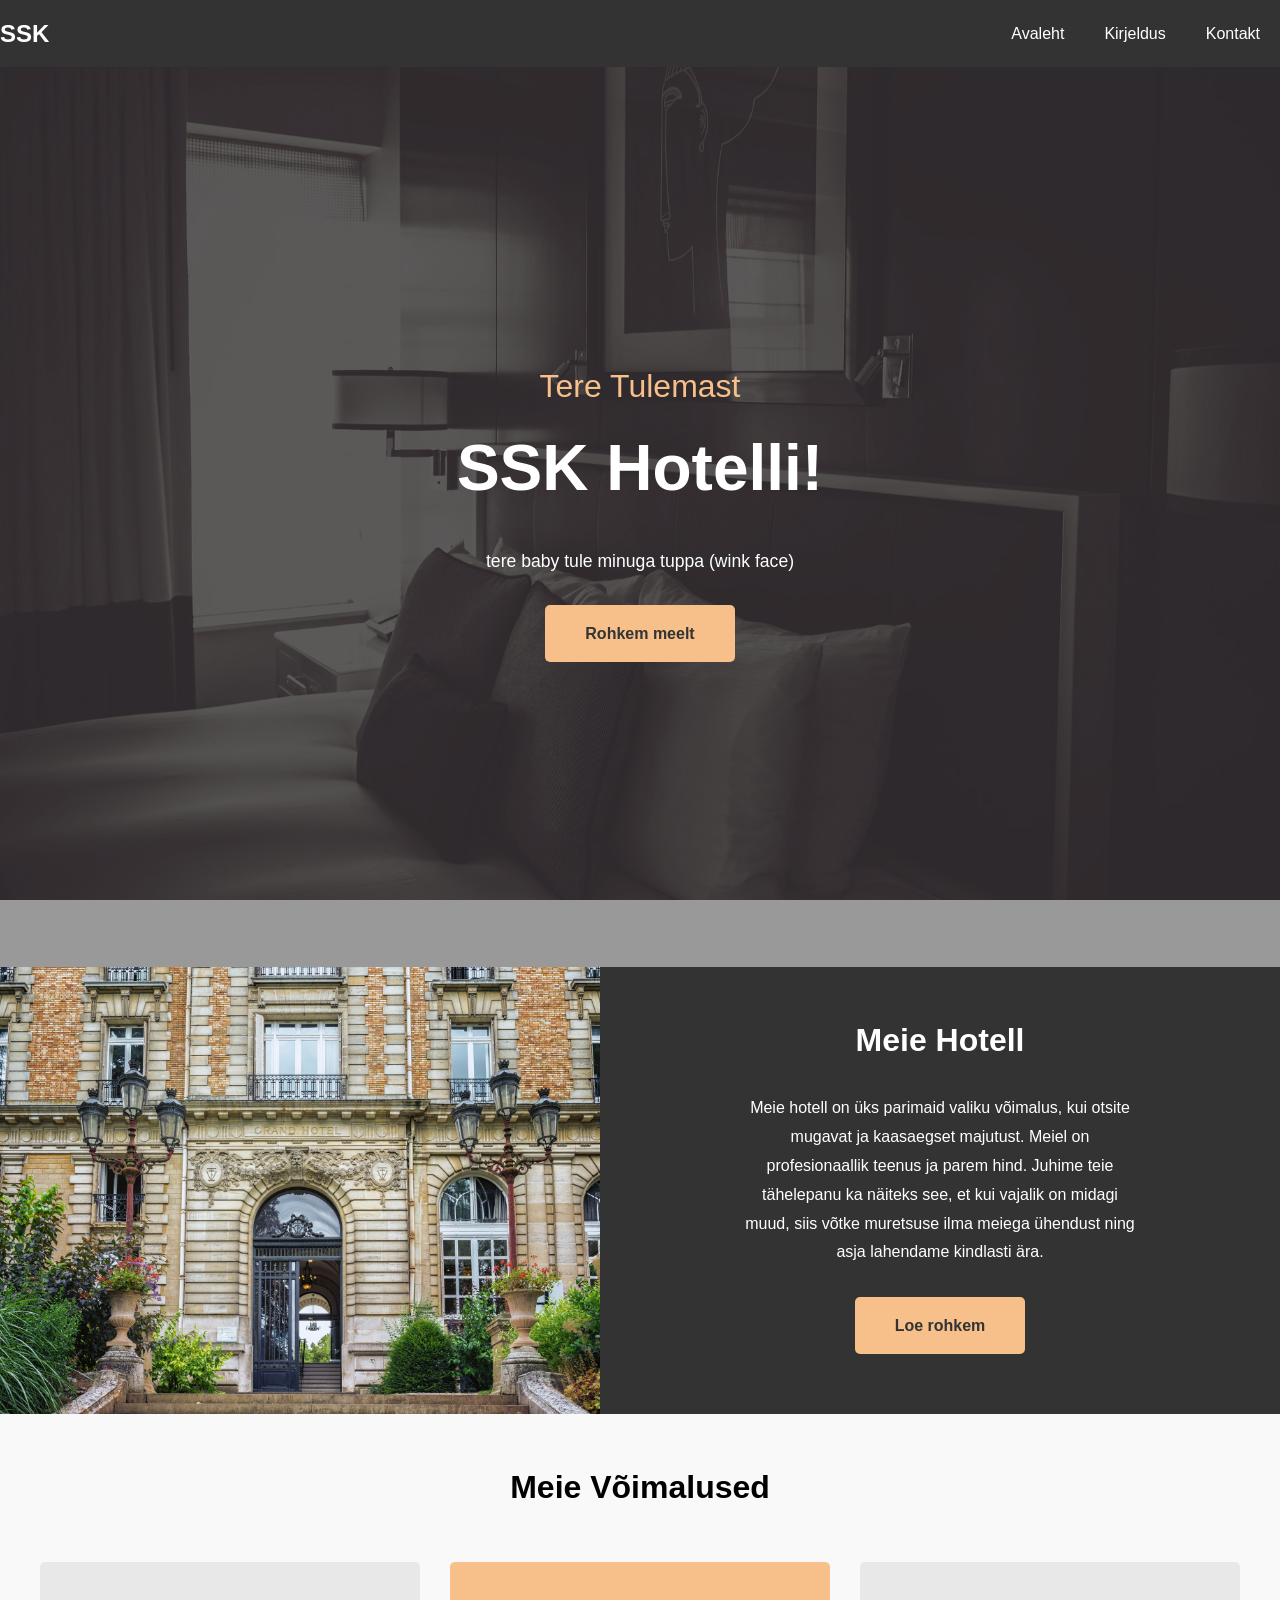
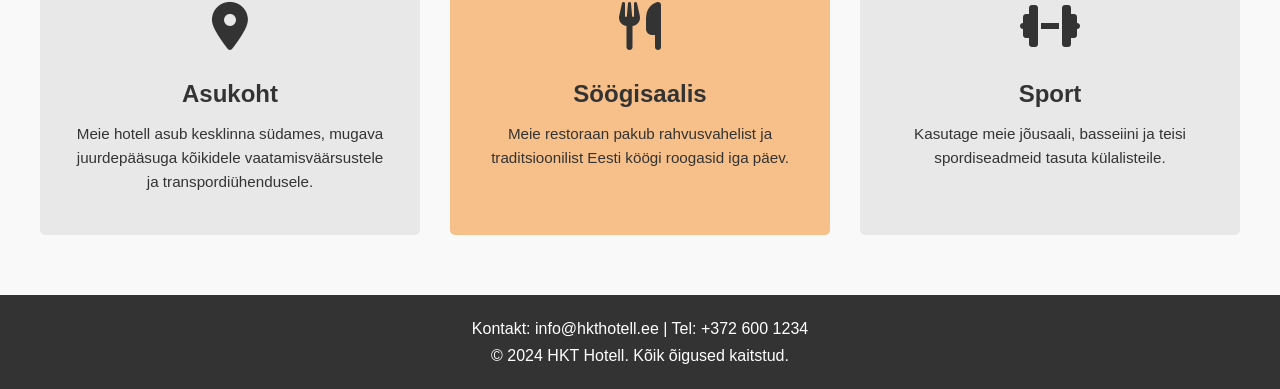
<file: veebileht/index5.html>
<!DOCTYPE html>
<html lang="et">
<head>
    <meta charset="UTF-8">
    <meta name="viewport" content="width=device-width, initial-scale=1.0">
    <meta http-equiv="X-UA-Compatible" content="ie=edge">
    <link rel="stylesheet" href="css/style.css">
    <link rel="stylesheet" href="css/mobile.css">
    <link rel="stylesheet" href="https://cdnjs.cloudflare.com/ajax/libs/font-awesome/6.4.0/css/all.min.css">
    <title>Hotell | Avaleht</title>
</head>
<body>
    <header>
        <nav id="navbar">
            <div>
                <h1><a href="index5.html">SSK</a></h1>
                <ul>
                    <li><a href="index5.html">Avaleht</a></li>
                    <li><a href="about.html">Kirjeldus</a></li>
                    <li><a href="contact.html">Kontakt</a></li>
                </ul>
            </div>
        </nav>
    </header>

    <main>
        <section class="hero">
            <div class="hero-content">
                <h2 class="hero-subtitle">Tere Tulemast</h2>
                <h1 class="hero-title">SSK Hotelli!</h1>
                <p class="hero-text">tere baby tule minuga tuppa (wink face)</p>
                <a href="#" class="btn">Rohkem meelt</a>
            </div>
        </section>

        <section class="info" id="info">
            <div class="info-img"></div>
            <div class="info-content">
                <h2>Meie Hotell</h2>
                <p>Meie hotell on üks parimaid valiku võimalus, kui otsite mugavat ja kaasaegset majutust. Meiel on profesionaallik teenus ja parem hind. Juhime teie tähelepanu ka näiteks see, et kui vajalik on midagi muud, siis võtke muretsuse ilma meiega ühendust ning asja lahendame kindlasti ära.</p>
                <a href="#" class="btn btn-light">Loe rohkem</a>
            </div>
        </section>

        <section class="facilities" id="facilities">
            <h2>Meie Võimalused</h2>
            <div class="facilities-container">
                <div class="box box-light-gray">
                    <i class="fas fa-map-marker-alt fa-3x"></i>
                    <h3>Asukoht</h3>
                    <p>Meie hotell asub kesklinna südames, mugava juurdepääsuga kõikidele vaatamisväärsustele ja transpordiühendusele.</p>
                </div>
                <div class="box box-yellow">
                    <i class="fas fa-utensils fa-3x"></i>
                    <h3>Söögisaalis</h3>
                    <p>Meie restoraan pakub rahvusvahelist ja traditsioonilist Eesti köögi roogasid iga päev.</p>
                </div>
                <div class="box box-light-gray">
                    <i class="fas fa-dumbbell fa-3x"></i>
                    <h3>Sport</h3>
                    <p>Kasutage meie jõusaali, basseiini ja teisi spordiseadmeid tasuta külalisteile.</p>
                </div>
            </div>
        </section>
    </main>

    <div class="clear"></div>

    <footer id="footer">
        <div class="footer-content">
            <p>Kontakt: info@hkthotell.ee | Tel: +372 600 1234</p>
            <p>&copy; 2024 HKT Hotell. Kõik õigused kaitstud.</p>
        </div>
    </footer>
</body>
</html>
</file>
<file: google.projektt/css/style.css>
body {
  margin: 0;
  min-height: 100vh;
  font-family: 'Inter', sans-serif;
  color: #102040;
  background: linear-gradient(180deg, #ccdefc 0%, #80a9f0 45%, #4676db 100%);
}

.top-bar {
  position: absolute;
  top: 0;
  left: 0;
  right: 0;
  display: flex;
  justify-content: space-between;
  align-items: center;
  padding: 14px 32px;
  font-size: 0.95rem;
  color: #e6ecff;
}

.top-left,
.top-right {
  display: flex;
  gap: 18px;
  align-items: center;
}

.top-right a,
.top-left {
  color: #e6ecff;
}

.top-right a {
  text-decoration: none;
  opacity: 0.85;
}

.top-right a:hover {
  opacity: 1;
}

.logo-area {
  position: absolute;
  top: 18%;
  left: 50%;
  transform: translateX(-50%);
  text-align: center;
  width: 100%;
}

.logo-area img {
  width: 400px;
  max-width: 78vw;
  height: auto;
  display: block;
  margin: 0 auto;
  background: none;
}

.search-area {
  position: absolute;
  top: 52%;
  left: 50%;
  transform: translate(-50%, -50%);
  width: 100%;
  max-width: 560px;
  padding: 0 16px;
}

.search-input {
  width: 100%;
  padding: 14px 18px;
  font-size: 16px;
  border: 1px solid rgba(255, 255, 255, 0.18);
  border-radius: 999px;
  background-color: rgba(255, 255, 255, 0.12);
  color: #f3f7ff;
  box-shadow: 0 18px 45px rgba(0, 0, 0, 0.18);
  outline: none;
  backdrop-filter: blur(12px);
}

.search-input::placeholder {
  color: rgba(243, 247, 255, 0.75);
}

.search-input:focus {
  border-color: rgba(66, 112, 239, 0.8);
  box-shadow: 0 0 0 6px rgba(66, 112, 239, 0.18);
}

.search-actions {
  display: flex;
  justify-content: center;
  gap: 16px;
  margin-top: 24px;
  flex-wrap: wrap;
}

.search-button {
  border: none;
  background: rgba(255, 255, 255, 0.12);
  color: #f3f7ff;
  padding: 10px 22px;
  border-radius: 999px;
  cursor: pointer;
  font-size: 0.95rem;
  min-width: 160px;
}

.search-button:hover {
  background: rgba(255, 255, 255, 0.18);
}

.language-line {
  margin-top: 18px;
  text-align: center;
  color: rgba(243, 247, 255, 0.82);
}

.language-line a {
  color: #f3f7ff;
  text-decoration: none;
  margin-left: 10px;
}

.language-line a:hover {
  text-decoration: underline;
}

.bottom-bar {
  position: absolute;
  left: 0;
  right: 0;
  bottom: 0;
  background: rgba(12, 43, 109, 0.95);
  color: #f3f7ff;
  font-size: 0.95rem;
  padding: 12px 24px 16px;
}

.bottom-top {
  border-bottom: 1px solid rgba(255,255,255,0.14);
  padding-bottom: 10px;
  margin-bottom: 10px;
}

.bottom-links {
  display: flex;
  justify-content: space-between;
  flex-wrap: wrap;
  gap: 12px;
}

.bottom-left,
.bottom-right {
  display: flex;
  gap: 20px;
  flex-wrap: wrap;
  align-items: center;
}

.bottom-bar a {
  color: #eef3ff;
  text-decoration: none;
  opacity: 0.85;
}

.bottom-bar a:hover {
  opacity: 1;
}
</file>
<file: veebileht/css/style.css>
/* reset browser css */
* {
    margin: 0;
    padding: 0;
    box-sizing: border-box;
}

/* main */
html, body {
    font-family: 'Segoe UI', 'Tahoma', 'Verdana', sans-serif;
    line-height: 1.7em;
    height: 100%;
}

a {
    color: #333;
    text-decoration: none;
}

h1 {
    padding-bottom: 20px;
}

h2 {
    font-size: 2rem;
    margin-bottom: 20px;
    padding-bottom: 20px;
}

h3 {
    font-size: 1.5rem;
    margin-bottom: 15px;
    margin-top: 15px;
}

/* basic style */
.container {
    max-width: 1200px;
    margin: 0 auto;
    padding: 0 20px;
}

.bg-light {
    background: #f4f4f4;
}

.py-5 {
    padding-top: 60px;
    padding-bottom: 60px;
}

.py-30 {
    padding-top: 30px;
    padding-bottom: 30px;
}

.text-primary {
    color: #f7c08a;
}

.text-light {
    color: #fff;
}


/* navbar */
#navbar {
    background: #333;
    color: #fff;
    overflow: auto;
    width: 100%;
}

/* form styles */
.contact-form {
    max-width: 700px;
    margin: 0 auto;
}

.form-group {
    margin-bottom: 25px;
}

.form-group label {
    display: block;
    margin-bottom: 10px;
    font-weight: 600;
}

.contact-form input,
.contact-form textarea {
    width: 100%;
    padding: 14px 16px;
    border: 1px solid #ccc;
    border-radius: 8px;
    font-family: inherit;
    font-size: 1rem;
    resize: vertical;
}

.contact-form textarea {
    min-height: 180px;
}

.contact-form input:focus,
.contact-form textarea:focus {
    outline: 2px solid #f7c08a;
    outline-offset: 2px;
    border-color: transparent;
}

.contact-form .btn {
    display: inline-block;
    margin-top: 10px;
}

#navbar a {
    color: #fff;
}

#navbar ul {
    float: right;
    list-style: none;
}

#navbar ul li {
    float: left;
}

#navbar ul li a {
    display: block;
    padding: 20px;
    text-align: center;
}

#navbar ul li a:hover,
#navbar ul li a.current {
    background: #444;
    color: #f7c08a;
}

#navbar h1 {
    padding-top: 20px;
    float: left;
}

/* hero section */
.hero {
    background-image: url(../img/showcase.jpg);
    background-size: cover;
    background-position: center;
    background-attachment: fixed;
    height: 100vh;
    display: flex;
    align-items: center;
    justify-content: center;
    position: relative;
    text-align: center;
}

.hero::before {
    content: '';
    position: absolute;
    top: 0;
    left: 0;
    right: 0;
    bottom: 0;
    background: rgba(0, 0, 0, 0.4);
}

.hero-content {
    position: relative;
    z-index: 1;
    color: #fff;
    max-width: 600px;
}

.hero-subtitle {
    font-size: 2rem;
    color: #f7c08a;
    margin-bottom: 10px;
    font-weight: 300;
}

.hero-title {
    font-size: 4rem;
    font-weight: bold;
    margin-bottom: 20px;
    line-height: 1.2;
}

.hero-text {
    font-size: 1.1rem;
    margin-bottom: 30px;
    line-height: 1.6;
}

.btn {
    display: inline-block;
    background-color: #f7c08a;
    color: #333;
    padding: 15px 40px;
    border-radius: 5px;
    text-decoration: none;
    font-weight: bold;
    transition: background-color 0.3s ease;
}

.btn:hover {
    background-color: #f0b366;
}

/* content */
.content {
    padding: 40px 20px;
    max-width: 1200px;
    margin: 0 auto;
}

/* footer */
#footer {
    background: #333;
    color: #fff;
    text-align: center;
    padding: 20px;
    width: 100%;
    margin-top: auto;
}

.footer-content {
    max-width: 1200px;
    margin: 0 auto;
}

#footer a {
    color: #f7c08a;
}

#footer a:hover {
    color: #fff;
}

.clear {
    clear: both;
}

.bg-dark {
    background: #222;
    color: #fff;
}

.contact-info {
    display: flex;
    gap: 20px;
    margin-top: 40px;
    flex-wrap: wrap;
}

.contact-info .box {
    flex: 1;
    padding: 30px;
    background: rgba(255, 255, 255, 0.06);
    border-radius: 10px;
    min-width: 220px;
}

.contact-info .box i {
    margin-bottom: 20px;
    color: #f7c08a;
}

.contact-info .box h3 {
    margin-bottom: 15px;
}

.contact-info .box p {
    line-height: 1.8;
    color: #ddd;
}

/* info section */
.info {
    display: flex;
    align-items: stretch;
    background: #f4f4f4;
}

.info-img {
    flex: 1;
    background-image: url(../img/photo-1.jpg);
    background-size: cover;
    background-position: center;
    min-height: 400px;
}

.info-content {
    flex: 1;
    background: #333;
    color: #fff;
    padding: 60px 40px;
    display: flex;
    flex-direction: column;
    justify-content: center;
    align-items: center;
    text-align: center;
}

.info-content h2 {
    font-size: 2rem;
    margin-bottom: 20px;
    padding-bottom: 20px;
}

.info-content p {
    max-width: 400px;
    margin-bottom: 30px;
    line-height: 1.8;
}

/* testimonials section */
.testimonials {
    position: relative;
    background-image: url(../img/test-bg.jpg);
    background-size: cover;
    background-position: center;
    color: #fff;
}

.testimonials::before {
    content: '';
    position: absolute;
    inset: 0;
    background: rgba(0, 0, 0, 0.55);
}

.testimonials-inner {
    position: relative;
    z-index: 1;
}

.testimonial-cards {
    display: flex;
    gap: 30px;
    flex-wrap: wrap;
}

.testimonial-card {
    flex: 1;
    min-width: 280px;
    background: rgba(255, 255, 255, 0.12);
    border: 1px solid rgba(255, 255, 255, 0.18);
    border-radius: 15px;
    padding: 30px;
    backdrop-filter: blur(6px);
    color: #fff;
    display: flex;
    flex-direction: column;
    align-items: center;
    text-align: center;
}

.testimonial-card img {
    width: 90px;
    height: 90px;
    border-radius: 50%;
    object-fit: cover;
    margin-bottom: 20px;
}

.testimonial-card p {
    line-height: 1.8;
    margin-bottom: 20px;
}

.testimonial-card h3 {
    margin-top: auto;
    font-size: 1rem;
    font-weight: 600;
    color: #f7c08a;
}

.bg-primary {
    background: rgba(0, 0, 0, 0.65);
}

/* about page */
.about {
    padding: 60px 0;
}

.about-info {
    display: flex;
    align-items: center;
    gap: 40px;
}

.about-text {
    flex: 1;
}

.about-image {
    flex: 1;
    display: flex;
    justify-content: center;
    align-items: center;
}

.about-image img {
    width: 70%;
    border-radius: 50%;
    display: block;
}

.about-text p {
    line-height: 1.8;
    margin-bottom: 20px;
}

/* btn-light for dark backgrounds */
.btn-light {
    background-color: #f7c08a;
    color: #333;
}

.btn-light:hover {
    background-color: #fff;
    color: #333;
}

/* facilities section */
.facilities {
    background: #f9f9f9;
    padding: 60px 20px;
    text-align: center;
}

.facilities h2 {
    max-width: 1200px;
    margin: 0 auto 40px auto;
}

.facilities-container {
    display: flex;
    max-width: 1200px;
    margin: 0 auto;
    gap: 30px;
    justify-content: space-between;
}

.box {
    flex: 1;
    padding: 40px 30px;
    text-align: center;
    border-radius: 5px;
}

.box i {
    display: block;
    margin-bottom: 30px;
}

.box-light-gray {
    background: #e8e8e8;
    color: #333;
}

.box-yellow {
    background: #f7c08a;
    color: #333;
}

.box p {
    line-height: 1.6;
    font-size: 0.95rem;
}
</file>
<file: veebileht/css/mobile.css>
/* Mobile responsive overrides */
@media only screen and (max-width: 768px) {
    #navbar {
        padding: 0 15px;
    }

    #navbar div {
        display: flex;
        flex-direction: column;
        align-items: center;
    }

    #navbar h1 {
        float: none;
        padding: 20px 0;
        text-align: center;
    }

    #navbar ul {
        float: none;
        width: 100%;
        display: flex;
        flex-direction: column;
        align-items: stretch;
        margin: 0;
        padding: 0;
    }

    #navbar ul li {
        float: none;
        width: 100%;
    }

    #navbar ul li a {
        padding: 12px 16px;
        border-bottom: 1px solid #444;
        width: 100%;
    }

    .hero {
        height: auto;
        padding: 80px 20px 60px;
    }

    .hero-content {
        max-width: 100%;
        padding: 0 10px;
    }

    .hero-title {
        font-size: 2.8rem;
    }

    .hero-subtitle {
        font-size: 1.8rem;
    }

    .hero-text {
        font-size: 1rem;
    }

    .info {
        flex-direction: column;
    }

    .info-img {
        min-height: 220px;
    }

    .info-content {
        padding: 40px 20px;
    }

    .facilities-container {
        flex-direction: column;
    }

    .box {
        width: 100%;
        padding: 25px 20px;
    }

    .about-info {
        flex-direction: column;
    }

    .about-image img {
        width: 90%;
        max-width: 320px;
    }

    .testimonials {
        background-attachment: scroll;
    }

    .testimonial-cards {
        flex-direction: column;
    }

    .testimonial-card {
        width: 100%;
        padding: 25px;
    }

    .contact-info {
        flex-direction: column;
    }

    .contact-info .box {
        width: 100%;
        padding: 25px;
        border-bottom: 1px solid rgba(255,255,255,0.15);
    }

    .contact-form {
        padding-bottom: 20px;
    }

    .contact-form .btn {
        width: 100%;
        text-align: center;
    }

    .contact-form input,
    .contact-form textarea {
        padding: 14px 14px;
    }
}
</file>
